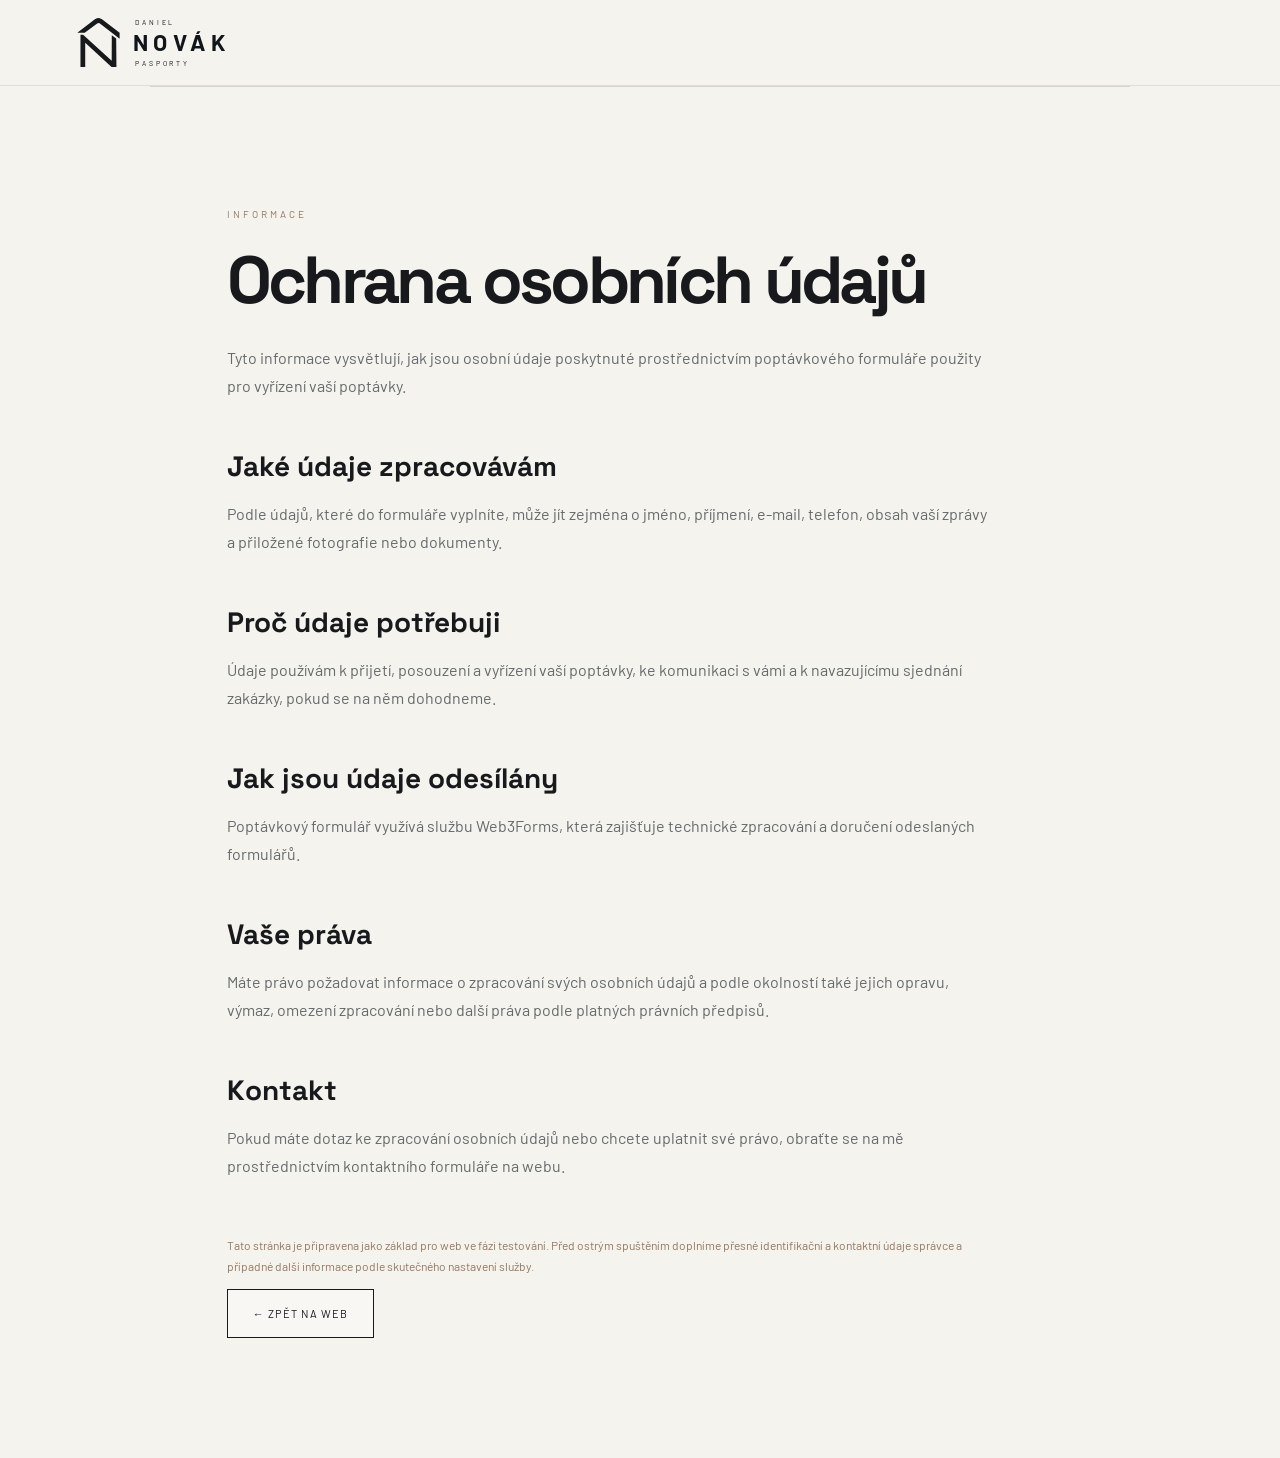
<file: ochrana-osobnich-udaju.html>
<!doctype html>
<html lang="cs">
<head>
<meta charset="utf-8">
<meta name="viewport" content="width=device-width,initial-scale=1">
<meta name="robots" content="noindex,nofollow">
<meta name="description" content="Informace o zpracování osobních údajů pro poptávky na pasportizaci staveb.">
<title>Ochrana osobních údajů — Daniel Novák</title>
<link rel="stylesheet" href="style.css">
<link rel="icon" href="favicon.svg">
</head>
<body>
<header class="site-header">
  <a class="brand" href="index.html" aria-label="Daniel Novák Pasporty">
    <img class="brand-mark" src="logo-mark.svg" alt="" aria-hidden="true">
    <span class="brand-type"><small>DANIEL</small><strong>NOVÁK</strong><small>PASPORTY</small></span>
  </a>
</header>
<main class="modern-section privacy-page">
  <div class="section-kicker">INFORMACE</div>
  <h1>Ochrana osobních údajů</h1>
  <p>Tyto informace vysvětlují, jak jsou osobní údaje poskytnuté prostřednictvím poptávkového formuláře použity pro vyřízení vaší poptávky.</p>
  <h2>Jaké údaje zpracovávám</h2>
  <p>Podle údajů, které do formuláře vyplníte, může jít zejména o jméno, příjmení, e-mail, telefon, obsah vaší zprávy a přiložené fotografie nebo dokumenty.</p>
  <h2>Proč údaje potřebuji</h2>
  <p>Údaje používám k přijetí, posouzení a vyřízení vaší poptávky, ke komunikaci s vámi a k navazujícímu sjednání zakázky, pokud se na něm dohodneme.</p>
  <h2>Jak jsou údaje odesílány</h2>
  <p>Poptávkový formulář využívá službu Web3Forms, která zajišťuje technické zpracování a doručení odeslaných formulářů.</p>
  <h2>Vaše práva</h2>
  <p>Máte právo požadovat informace o zpracování svých osobních údajů a podle okolností také jejich opravu, výmaz, omezení zpracování nebo další práva podle platných právních předpisů.</p>
  <h2>Kontakt</h2>
  <p>Pokud máte dotaz ke zpracování osobních údajů nebo chcete uplatnit své právo, obraťte se na mě prostřednictvím kontaktního formuláře na webu.</p>
  <p class="privacy-note">Tato stránka je připravena jako základ pro web ve fázi testování. Před ostrým spuštěním doplníme přesné identifikační a kontaktní údaje správce a případné další informace podle skutečného nastavení služby.</p>
  <a class="btn secondary" href="index.html">← Zpět na web</a>
</main>
</body>
</html>
</file>
<file: style.css>
@import url('https://fonts.googleapis.com/css2?family=Barlow:wght@400;500;600;700&family=Space+Grotesk:wght@400;500;600;700&display=swap');
:root{
--bg:#f5f3ee;--paper:#fbfaf7;--ink:#17191c;--muted:#656a6d;--line:#d8d5ce;--accent:#a88970;--dark:#20211f;
}
*{box-sizing:border-box}
html{scroll-behavior:smooth}
body{margin:0;background:var(--bg);color:var(--ink);font-family:Barlow,Arial,sans-serif;line-height:1.55}
body.lock{overflow:hidden}
a{color:inherit;text-decoration:none}
.site-header{height:86px;padding:0 6vw;display:flex;align-items:center;justify-content:space-between;position:sticky;top:0;background:rgba(245,243,238,.88);backdrop-filter:blur(14px);z-index:10;border-bottom:1px solid rgba(216,213,206,.7)}
.brand{display:flex;align-items:center;gap:13px;color:#10151b}
.brand-mark{width:43px;height:49px;flex:none}
.brand-type{display:grid;line-height:1}
.brand-type small{font-size:7px;letter-spacing:.42em;margin-left:2px}
.brand-type strong{font-size:23px;letter-spacing:.24em;margin:5px 0 6px}
nav{display:flex;gap:37px;align-items:center;text-transform:uppercase;font-size:10px;letter-spacing:.11em}
nav a{padding:7px 0;border-bottom:1px solid transparent;transition:.2s}
nav a.active{border-color:var(--accent)}
@media (hover:hover) and (pointer:fine){nav a:hover{border-color:var(--accent)}}
.hero{min-height:calc(100vh - 86px);position:relative;overflow:hidden;background:var(--paper)}
.hero-blueprint{position:absolute;inset:0;background-image:linear-gradient(90deg,rgba(251,250,247,.98) 0%,rgba(251,250,247,.88) 29%,rgba(251,250,247,.42) 55%,rgba(251,250,247,.05) 78%),url("pudorys_title.png");background-repeat:no-repeat;background-size:cover,auto 125%;background-position:center,right center;opacity:.34;transition:opacity .2s}
.hero-inner{position:relative;z-index:1;min-height:calc(100vh - 86px);padding:110px 6vw 65px;display:flex;align-items:center}
.hero-copy{max-width:900px}
.eyebrow,.section-kicker{font-size:10px;letter-spacing:.3em;color:#947861;text-transform:uppercase}
.eyebrow{display:flex;align-items:center;gap:17px}.eyebrow span,.section-kicker i{display:inline-block;width:43px;height:1px;background:var(--accent)}
.hero h1{font:700 clamp(58px,7vw,100px)/.91 "Space Grotesk",Arial,sans-serif;letter-spacing:-.065em;margin:27px 0 29px}
em{font-style:italic;font-weight:500;color:#81796d}
.lead{max-width:650px;color:var(--muted);font-size:17px;line-height:1.65;margin:0 0 12px}
.hero-location{font-size:10px;letter-spacing:.24em;color:#947861;text-transform:uppercase;margin:0 0 32px}
.hero-actions{display:flex;gap:12px;margin-bottom:58px}
.btn{display:inline-flex;align-items:center;justify-content:center;gap:25px;padding:15px 25px;border:1px solid var(--ink);font-size:11px;letter-spacing:.1em;text-transform:uppercase;cursor:pointer;transition:.2s}
.btn.primary{background:#b79d87;color:white;border-color:#b79d87}.btn:hover{transform:translateY(-1px);background:var(--ink);color:white;border-color:var(--ink)}
.btn.secondary{background:rgba(255,255,255,.3)}
.hero-services{display:grid;grid-template-columns:repeat(3,1fr);max-width:900px;border-top:1px solid var(--line);padding-top:20px}
.hero-services>div{display:flex;gap:11px;padding-right:15px;min-width:0}
.hero-services>div+div{border-left:1px solid var(--line);padding-left:15px}
.feature-icon{font-size:27px;color:var(--accent);line-height:1}
.hero-services b,.benefits b{display:block;font-size:13px;margin-bottom:3px}.hero-services small,.benefits small{display:block;color:var(--muted);font-size:11px;line-height:1.5}.feature-svg{display:flex;align-items:center;flex:none}.feature-svg img{width:24px;height:24px;display:block}
.scroll-cue{position:absolute;right:7vw;bottom:22px;font-size:8px;letter-spacing:.32em;color:var(--muted);display:grid;gap:7px;text-align:center;cursor:pointer;transition:color .2s;text-decoration:none}.section-scroll-cue{z-index:2}.scroll-cue span{font-size:28px;line-height:1;color:var(--ink);transition:transform .2s}.scroll-cue:hover{color:var(--ink)}.scroll-cue:hover span{transform:translateY(3px)}
.modern-section{position:relative;padding:120px 6vw;border-top:1px solid var(--line)}
.intro-grid{margin-top:45px;display:grid;grid-template-columns:1.35fr .65fr;gap:9vw;align-items:end}
 .intro h2,.services h2,.process h2,.samples h2,.contact h2{font:700 clamp(44px,5.2vw,74px)/1.02 "Space Grotesk",Arial,sans-serif;letter-spacing:-.055em;margin:0 0 25px}
.intro p,.services-head p,.samples-head p{max-width:660px;color:var(--muted);font-size:16px;line-height:1.75}
.benefits{border-left:1px solid var(--line);padding-left:42px;display:grid;gap:28px}.benefits>div{display:grid;grid-template-columns:40px 1fr;align-items:start}.benefits span{color:var(--accent);grid-row:span 2}.benefit-icon{width:30px;height:30px;display:flex;align-items:center;justify-content:flex-start}.benefit-icon img{width:24px;height:24px;display:block}.benefit-icon img[src="icon-handshake-user.svg"]{width:30px;height:20px;object-fit:contain}
.services{background:var(--paper)}.services-head{display:grid;grid-template-columns:1.2fr .8fr;gap:8vw;margin-top:45px;align-items:end}
.services-head p{margin:0 0 8px}.service-list{display:grid;grid-template-columns:repeat(3,1fr);margin-top:70px;border-top:1px solid var(--line)}
.service-list article{padding:28px 34px 10px 0;min-height:205px}.service-list article+article{border-left:1px solid var(--line);padding-left:34px}.service-list article>span{font-size:10px;color:var(--accent);letter-spacing:.15em}.service-list h3{font:700 27px "Space Grotesk",Arial,sans-serif;margin:34px 0 10px}.service-list p{color:var(--muted);font-size:14px;max-width:360px}
.process-grid{display:grid;grid-template-columns:.8fr 1.2fr;gap:9vw;margin-top:50px}.steps{max-width:850px}.step{display:grid;grid-template-columns:52px 1fr;gap:10px;padding:23px 0;border-top:1px solid var(--line)}.step:last-child{border-bottom:1px solid var(--line)}.step>b{font-size:10px;color:var(--accent);letter-spacing:.12em}.step h3{font:700 25px "Space Grotesk",Arial,sans-serif;margin:0 0 5px}.step p{color:var(--muted);font-size:14px;margin:0}
.samples{background:var(--paper)}.samples-head{display:grid;grid-template-columns:1.2fr .8fr;gap:8vw;margin-top:45px;align-items:end}.samples-head p{margin:0 0 10px}
.contact{padding:110px 6vw;background:var(--dark);color:var(--bg)}.contact-grid{display:grid;grid-template-columns:1.1fr .9fr;gap:9vw;align-items:end}.contact .section-kicker{color:#b89d85}.contact h2{font-size:clamp(52px,6.5vw,88px);margin-top:20px}.contact-copy p{max-width:500px;color:#b8b5ae;font-size:16px;line-height:1.7;margin:0 0 28px}
.contact-copy .contact-price{font-size:12px;line-height:1.6;color:#85857f;margin:-10px 0 24px}.contact-btn{background:var(--bg);color:var(--ink);border-color:var(--bg)}.contact-copy>small{display:block;margin-top:16px;color:#85857f;font-size:10px}
footer{display:flex;align-items:center;justify-content:space-between;padding:25px 6vw;background:#171816;color:#85857f;font-size:9px;letter-spacing:.12em;text-transform:uppercase}.footer-brand{display:flex;gap:10px;align-items:center;color:#d7d2c9}.footer-brand span{font-size:14px}.footer-brand small{color:#85857f}.footer-brand+div{display:flex;gap:25px}
.modal{display:none;position:fixed;inset:0;background:#171816aa;z-index:30;padding:24px 20px;overflow:auto}.modal.open{display:flex;align-items:flex-start;justify-content:center}.modal-inner{position:relative;width:min(820px,100%);max-height:calc(100vh - 48px);overflow:auto;background:var(--bg);padding:52px 55px;margin:auto}.close{position:absolute;right:18px;top:18px;z-index:2;width:42px;height:42px;border:1px solid var(--line);background:var(--paper);font-size:28px;line-height:1;cursor:pointer;color:var(--ink);display:flex;align-items:center;justify-content:center;border-radius:50%;box-shadow:0 2px 8px #17181618}.close:hover{background:var(--bg)}.modal h2{font:700 43px/1 "Space Grotesk",Arial,sans-serif;letter-spacing:-.04em;margin:16px 0 13px}.modal-intro{color:var(--muted);font-size:14px;max-width:570px;margin:0 0 30px}form{display:grid;gap:20px}label{display:grid;gap:8px;font-size:11px;color:var(--muted)}textarea,input[type=email],input[type=tel],input[type=file]{font:14px Arial;border:1px solid var(--line);background:var(--paper);padding:12px;color:var(--ink);border-radius:0}textarea{min-height:135px;resize:vertical}.form-grid{display:grid;grid-template-columns:1fr 1fr;gap:15px}.check{display:flex;align-items:flex-start;gap:9px}.check input{margin-top:3px}.note{font-size:10px;color:var(--muted);margin:-10px 0 0}
.form-status{padding:15px 18px;border:1px solid var(--line);background:var(--paper);font-size:13px;line-height:1.45;margin:0 0 22px}
.form-status.success{background:#e8f6ec;border-color:#9ed2aa;color:#176b2c;font-weight:600}
.form-status.error{background:#fbeaea;border-color:#e2a4a4;color:#8b2525}
.form-status[hidden]{display:none}
@media(max-width:650px){
.site-header{height:70px;padding:0 6vw}.brand-mark{width:36px;height:41px}.brand-type strong{font-size:18px}nav{gap:14px;font-size:8px}nav a:nth-child(2),nav a:nth-child(3){display:none}
.hero{min-height:calc(100svh - 70px)}.hero-blueprint{background-size:cover,auto 100%;background-position:center,right center;opacity:.2}.hero-inner{min-height:calc(100svh - 70px);padding:80px 7vw 45px;align-items:center}.hero h1{font-size:clamp(50px,14vw,75px)}.lead{font-size:15px}.hero-actions{margin-bottom:40px;flex-wrap:wrap}.hero-services{grid-template-columns:1fr}.hero-services>div{padding:14px 0}.hero-services>div+div{border-left:0;border-top:1px solid var(--line);padding-left:0}.scroll-cue{display:none}
.modern-section{padding:82px 7vw}.intro-grid,.services-head,.process-grid,.samples-head,.contact-grid{grid-template-columns:1fr;gap:38px}.intro h2,.services h2,.process h2,.samples h2{font-size:clamp(42px,12vw,60px)}.benefits{border-left:0;border-top:1px solid var(--line);padding:28px 0 0}.service-list{grid-template-columns:1fr;margin-top:45px}.service-list article,.service-list article+article{border-left:0;border-bottom:1px solid var(--line);padding:24px 0;min-height:0}.service-list h3{margin:20px 0 7px}.samples-head{margin-top:38px}.contact{padding:82px 7vw}.contact h2{font-size:clamp(48px,14vw,70px)}footer{flex-wrap:wrap;gap:18px}.footer-brand+div{display:none}.modal{padding:12px}.modal-inner{width:100%;max-height:calc(100vh - 24px);min-height:100%;padding:45px 25px}.modal h2{font-size:36px}.form-grid{grid-template-columns:1fr}
}
.sample-grid{display:grid !important;grid-template-columns:repeat(3,minmax(0,1fr)) !important;gap:18px;margin-top:55px}
.sample-card{position:relative;display:block;width:100%;padding:0;border:1px solid var(--line);background:#fff;overflow:hidden;cursor:pointer;text-align:left;color:var(--ink);transition:transform .25s,box-shadow .25s}
.sample-card:hover{transform:translateY(-4px);box-shadow:0 14px 35px rgba(23,25,28,.09)}
.sample-card img{display:block;width:100%;height:clamp(220px,24vw,330px);object-fit:contain;background:#fff;padding:8px}
.sample-number{position:absolute;z-index:1;top:12px;left:12px;font-size:10px;letter-spacing:.18em;color:#947861;background:rgba(245,243,238,.9);padding:5px 7px}
.sample-label{display:flex;justify-content:space-between;align-items:center;border-top:1px solid var(--line);padding:14px 15px;font-size:10px;letter-spacing:.2em;color:var(--ink)}
.sample-label b{font-size:17px;font-weight:400;color:#947861}
.lightbox{display:none;position:fixed;inset:0;z-index:50;background:rgba(17,18,17,.94);padding:35px 90px;align-items:center;justify-content:center}
.lightbox.open{display:flex}
.lightbox-stage{width:min(1120px,88vw);height:calc(100vh - 70px);display:flex;flex-direction:column;align-items:center;justify-content:center;gap:12px}
.lightbox-stage img{max-width:100%;max-height:calc(100% - 38px);object-fit:contain;background:#fff}
.lightbox-meta{width:100%;display:flex;justify-content:space-between;color:#ddd8cf;text-transform:uppercase;letter-spacing:.18em;font-size:10px}
.lightbox-meta small{color:#a89f92}
.lightbox-close,.lightbox-arrow{position:absolute;border:0;background:none;color:#f5f3ee;cursor:pointer;font-family:Barlow,Arial,sans-serif}
.lightbox-close{right:25px;top:18px;font-size:38px;font-weight:300}
.lightbox-arrow{top:50%;transform:translateY(-50%);font-size:34px;padding:25px 18px;opacity:.8;transition:opacity .2s}
.lightbox-arrow:hover{opacity:1}.lightbox-prev{left:20px}.lightbox-next{right:20px}
@media(min-width:651px) and (max-width:800px){
.hero-services{grid-template-columns:repeat(3,1fr)}
.hero-services>div{padding:0 15px 0 0}
.hero-services>div+div{border-left:1px solid var(--line);border-top:0;padding-left:15px}
}

@media(max-width:600px){.sample-grid{grid-template-columns:1fr !important;gap:14px;margin-top:40px}.sample-card img{height:290px}.lightbox{padding:20px 50px}.lightbox-stage{width:100%;height:calc(100vh - 40px)}.lightbox-arrow{font-size:28px;padding:15px 8px}.lightbox-prev{left:5px}.lightbox-next{right:5px}}

.privacy-link{color:inherit;text-decoration:underline;text-underline-offset:3px}.privacy-link:hover{color:var(--ink)}
.privacy-page{max-width:980px;margin:0 auto}.privacy-page h1{font:700 clamp(44px,5.2vw,74px)/1.02 "Space Grotesk",Arial,sans-serif;letter-spacing:-.055em;margin:24px 0 30px}.privacy-page h2{font:700 28px "Space Grotesk",Arial,sans-serif;margin:48px 0 12px}.privacy-page p{max-width:760px;color:var(--muted);font-size:16px;line-height:1.75}.privacy-note{font-size:12px!important;color:#947861!important;margin-top:55px}

.nav-toggle{display:none}
@media(max-width:650px){
  .nav-toggle{display:flex;flex-direction:column;justify-content:center;gap:5px;width:40px;height:40px;padding:9px;border:1px solid var(--line);background:transparent;cursor:pointer}
  .nav-toggle span{display:block;width:100%;height:1px;background:var(--ink);transition:transform .2s,opacity .2s}
  .site-header{position:sticky}
  .site-header nav{position:absolute;top:70px;left:0;right:0;display:grid;gap:0;padding:8px 7vw 12px;background:rgba(245,243,238,.98);backdrop-filter:blur(14px);border-bottom:1px solid var(--line);box-shadow:0 10px 25px rgba(23,25,28,.06);transform:translateY(-12px);opacity:0;pointer-events:none;transition:opacity .2s,transform .2s}
  .site-header.nav-open nav{transform:translateY(0);opacity:1;pointer-events:auto}
  .site-header nav a,.site-header nav a:nth-child(2),.site-header nav a:nth-child(3){display:block;padding:14px 0;border-bottom:1px solid var(--line);font-size:10px}
  .site-header nav a:last-child{border-bottom:0}
  .site-header.nav-open .nav-toggle span:nth-child(1){transform:translateY(6px) rotate(45deg)}
  .site-header.nav-open .nav-toggle span:nth-child(2){opacity:0}
  .site-header.nav-open .nav-toggle span:nth-child(3){transform:translateY(-6px) rotate(-45deg)}
}
</file>
